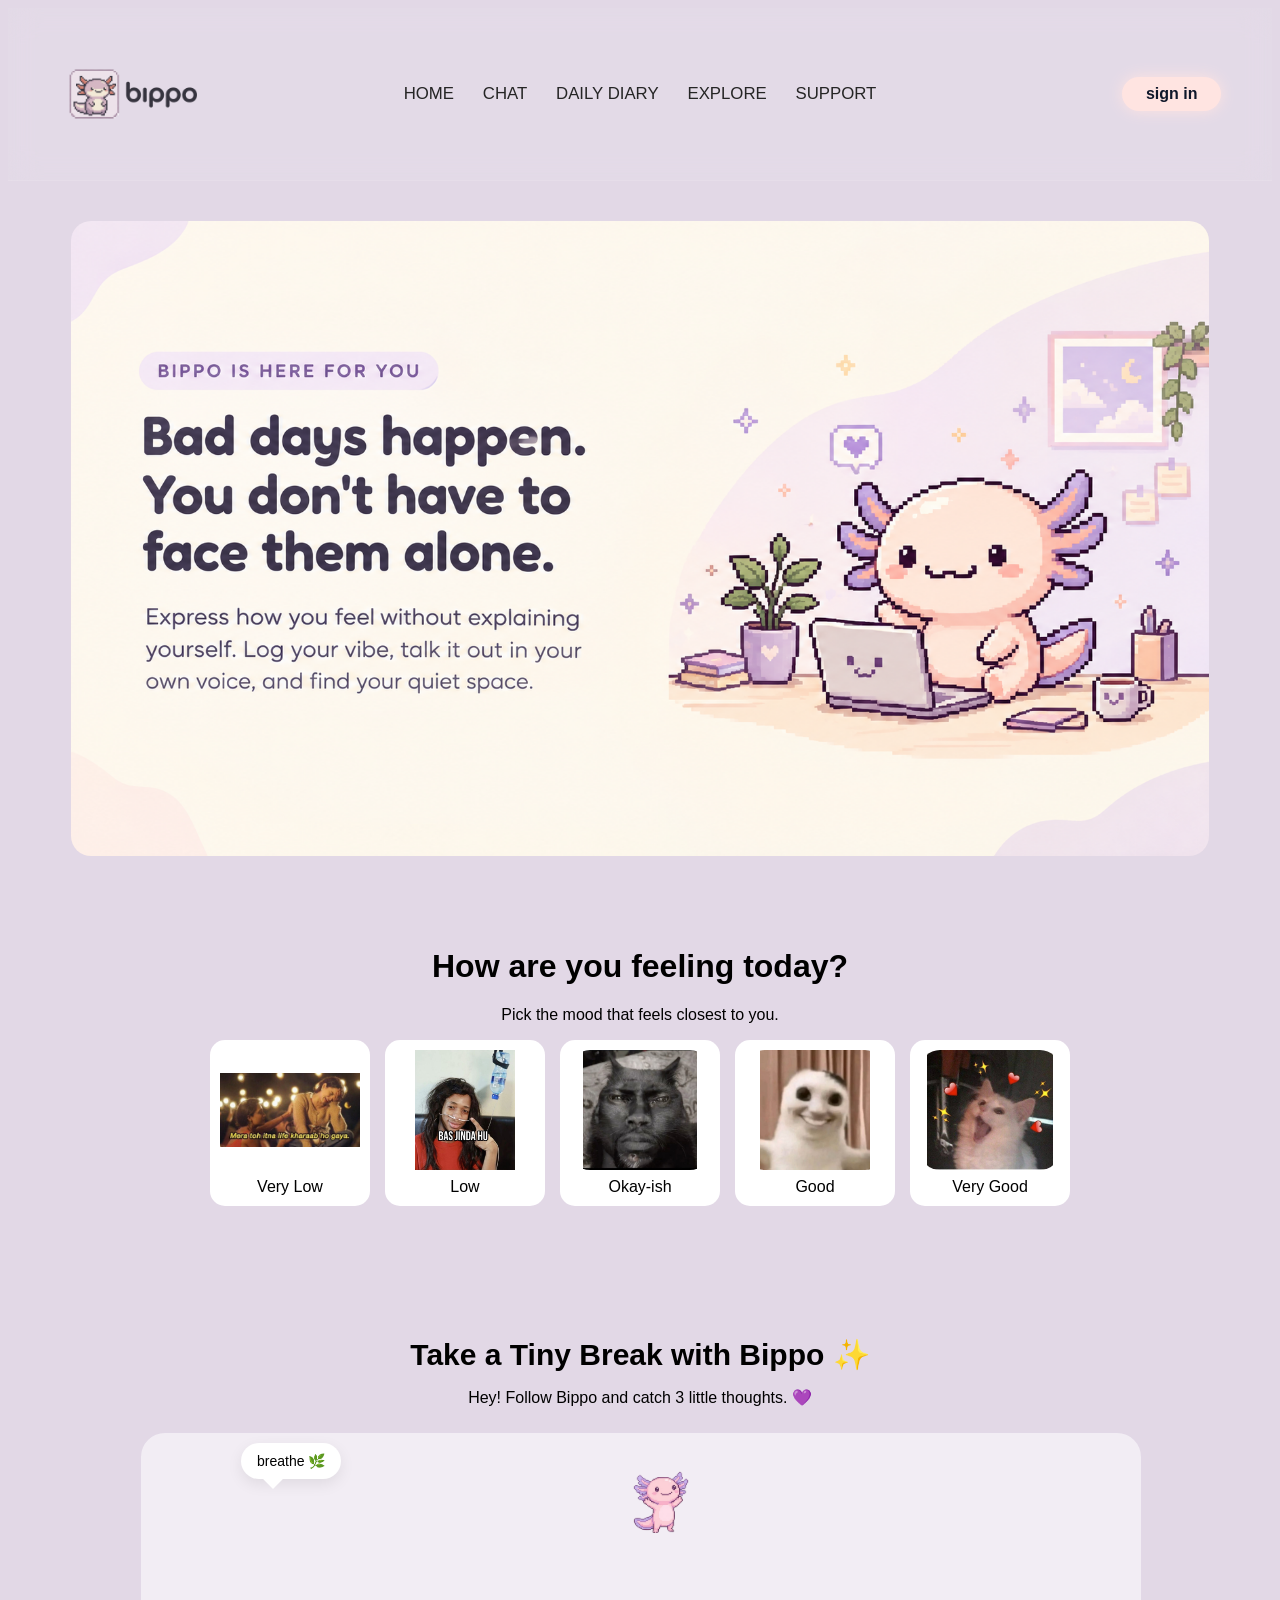
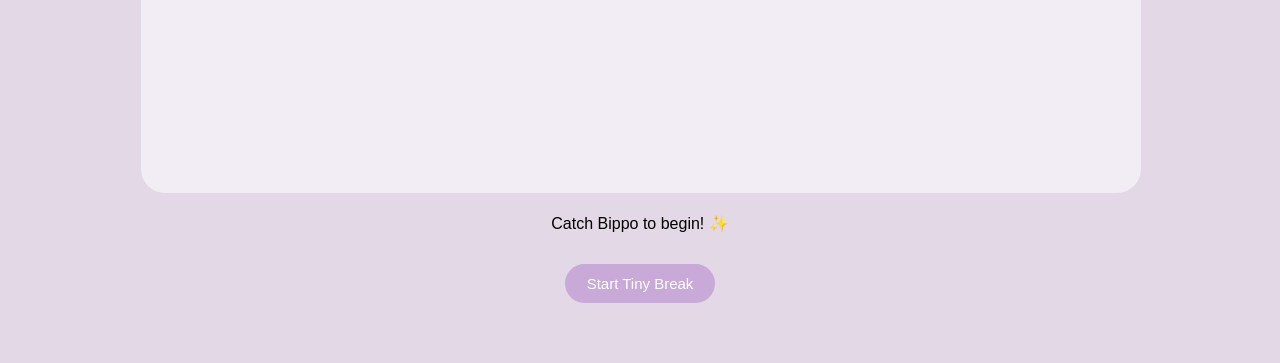
<file: index.html>
<!DOCTYPE html>
<html lang="en">

<head>
    <meta charset="UTF-8">
    <meta name="viewport" content="width=device-width, initial-scale=1.0">

    <title>Bippo-An empathatic AI companion</title>

    <link rel="stylesheet" href="style.css">
    <style>
    .bippo-message {
        opacity: 0;
        visibility: hidden;
        transition: 0.3s ease;
    }

    .bippo-message.show {
        opacity: 1;
        visibility: visible;
    }
</style>
</head>

<body>


<nav class="nav">



        <div class="brand">

    <img src="Firefly_RemoveBackground.png" alt="Bippo logo">
    

    

</div>

<div class="nav-links">
   <a href="index.html">HOME</a>
    <a href="chat.html">CHAT</a>
       <a href="mood-diary.html">DAILY DIARY</a>
          <a href="explore.html">EXPLORE</a>
            <a href="support.html">SUPPORT</a>
            </div>
            <div class="buttons">
                <a href="signup.html">
                <button class="btn">sign in</button>
                </a>

            </div>

        
</nav>





<div class="hero-banner">
    <img src="ChatGPT Image Sep 20, 2026, 07_10_05 AM.png " alt="bippo hero banner"
 </div>
    <main class="bippo-container">

        <h1>How are you feeling today?</h1>

        <p>Pick the mood that feels closest to you.</p>

        <div class="mood-container">

            <button class="mood-card" data-mood="very-low">
                <img src="very low.jpeg" alt="Very low mood">
                <span>Very Low</span>
            </button>

            <button class="mood-card" data-mood="low">
                <img src="low.jpeg" alt="Low mood">
                <span>Low</span>
            </button>

            <button class="mood-card" data-mood="neutral">
                <img src="neutral.jpeg" alt="Neutral mood">
                <span>Okay-ish</span>
            </button>

            <button class="mood-card" data-mood="good">
                <img src="good.jpeg" alt="Good mood">
                <span>Good</span>
            </button>

            <button class="mood-card" data-mood="very-good">
                <img src="very good.jpeg" alt="Very good mood">
                <span>Very Good</span>
            </button>

        </div>

        <div class="bippo-message">
            
            <p id="mood-message">
                Choose a mood and Bippo will be here for you. 💛
            </p>
        </div>

    </main>
    <!-- Tiny Break Game -->
<section class="tiny-break">

    <h2>Take a Tiny Break with Bippo ✨</h2>

    <p class="tiny-break-subtitle">
        Hey! Follow Bippo and catch 3 little thoughts. 💜
    </p>

    <div class="game-area" id="gameArea">

        <!-- Bippo -->
        <img
            src="gamepng.png"
            alt="Bippo"
            id="gameBippo"
            class="game-bippo"
        >

        <!-- Thought bubble -->
        <div id="thoughtBubble" class="thought-bubble">
            breathe 🌿
        </div>

    </div>

    <p id="gameMessage" class="game-message">
        Catch Bippo to begin! ✨
    </p>

    <button id="startGame" class="start-game-btn">
        Start Tiny Break
    </button>

</section>

    <script src="moodscale.js"></script>

</body>

</html>
</file>
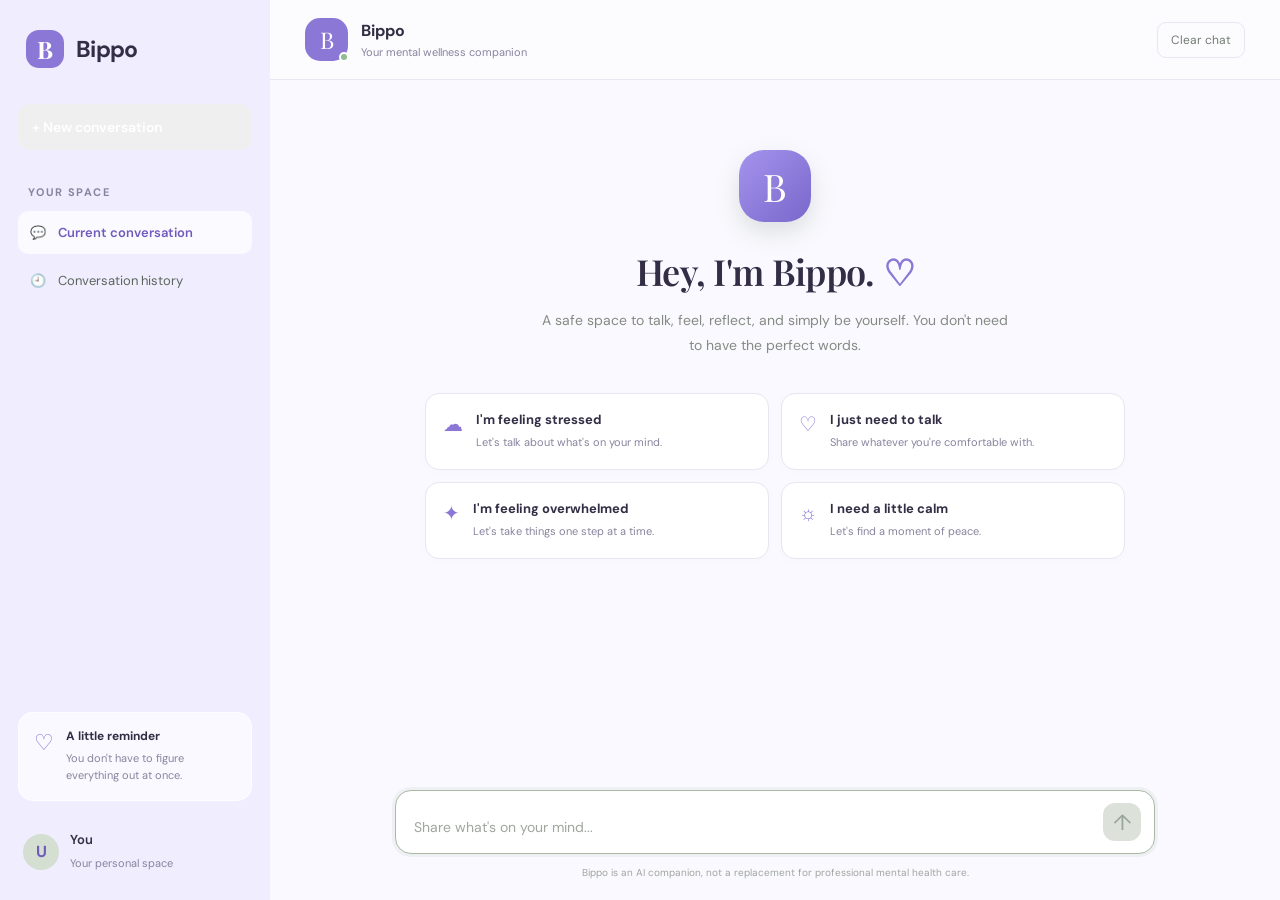
<file: chat.html>
<!DOCTYPE html>
<html lang="en">
<head>
    <meta charset="UTF-8" />
    <meta name="viewport" content="width=device-width, initial-scale=1.0" />
    <title>Bippo - Your Mental Wellness Companion</title>

    <link rel="stylesheet" href="chat.css" />
</head>

<body>

    <div class="app-container">

        <!-- Sidebar -->
        <aside class="sidebar" id="sidebar">

            <div class="sidebar-header">
                <div class="brand">
                    <div class="brand-icon">B</div>
                    <span>Bippo</span>
                </div>

                <button class="new-chat-btn" id="newChatBtn">
                    + New conversation
                </button>
            </div>

            <div class="sidebar-content">
                <p class="sidebar-label">YOUR SPACE</p>

                <div class="sidebar-item active">
                    <span>💬</span>
                    <span>Current conversation</span>
                </div>

                <div class="sidebar-item" id="historyBtn">
                    <span>🕘</span>
                    <span>Conversation history</span>
                </div>
            </div>

            <div class="sidebar-footer">
                <div class="support-card">
                    <div class="support-icon">♡</div>

                    <div>
                        <h4>A little reminder</h4>
                        <p>You don't have to figure everything out at once.</p>
                    </div>
                </div>

                <div class="profile">
                    <div class="profile-avatar">U</div>

                    <div class="profile-info">
                        <p class="profile-name">You</p>
                        <span>Your personal space</span>
                    </div>
                </div>
            </div>

        </aside>


        <!-- Main Chat -->
        <main class="chat-main">

            <!-- Top Navbar -->
            <header class="chat-header">

                <button class="menu-btn" id="menuBtn" aria-label="Toggle sidebar">
                    ☰
                </button>

                <div class="bot-info">
                    <div class="bot-avatar">
                        <span>B</span>
                        <div class="online-dot"></div>
                    </div>

                    <div>
                        <h2>Bippo</h2>
                        <p>Your mental wellness companion</p>
                    </div>
                </div>

                <button class="header-action" id="clearChatBtn">
                    Clear chat
                </button>

            </header>


            <!-- Messages Section -->
            <section class="chat-messages" id="chatMessages">

                <!-- Welcome Screen -->
                <div class="welcome-screen" id="welcomeScreen">

                    <div class="welcome-avatar">
                        <span>B</span>
                    </div>

                    <h1>Hey, I'm Bippo. <span>♡</span></h1>

                    <p class="welcome-description">
                        A safe space to talk, feel, reflect, and simply be yourself.
                        You don't need to have the perfect words.
                    </p>

                    <div class="suggestion-container">

                        <button class="suggestion-card" data-message="I'm feeling stressed lately.">
                            <span class="suggestion-icon">☁</span>
                            <span>
                                <strong>I'm feeling stressed</strong>
                                <small>Let's talk about what's on your mind.</small>
                            </span>
                        </button>

                        <button class="suggestion-card" data-message="I need someone to listen to me.">
                            <span class="suggestion-icon">♡</span>
                            <span>
                                <strong>I just need to talk</strong>
                                <small>Share whatever you're comfortable with.</small>
                            </span>
                        </button>

                        <button class="suggestion-card" data-message="I'm struggling to stay motivated with my studies.">
                            <span class="suggestion-icon">✦</span>
                            <span>
                                <strong>I'm feeling overwhelmed</strong>
                                <small>Let's take things one step at a time.</small>
                            </span>
                        </button>

                        <button class="suggestion-card" data-message="Can you help me calm my mind?">
                            <span class="suggestion-icon">☼</span>
                            <span>
                                <strong>I need a little calm</strong>
                                <small>Let's find a moment of peace.</small>
                            </span>
                        </button>

                    </div>

                </div>


                <!-- Chat messages will appear here -->
                <div class="messages-list" id="messagesList"></div>

            </section>


            <!-- Input Area -->
            <footer class="chat-footer">

                <div class="input-wrapper">

                    <textarea
                        id="messageInput"
                        placeholder="Share what's on your mind..."
                        rows="1"
                        maxlength="4000"
                        aria-label="Write your message"
                    ></textarea>

                    <button
                        id="sendBtn"
                        class="send-btn"
                        aria-label="Send message"
                        disabled
                    >
                        ↑
                    </button>

                </div>

                <p class="disclaimer">
                    Bippo is an AI companion, not a replacement for professional mental health care.
                </p>

            </footer>

        </main>

    </div>

    <script src="chat.js"></script>

</body>
</html>
</file>
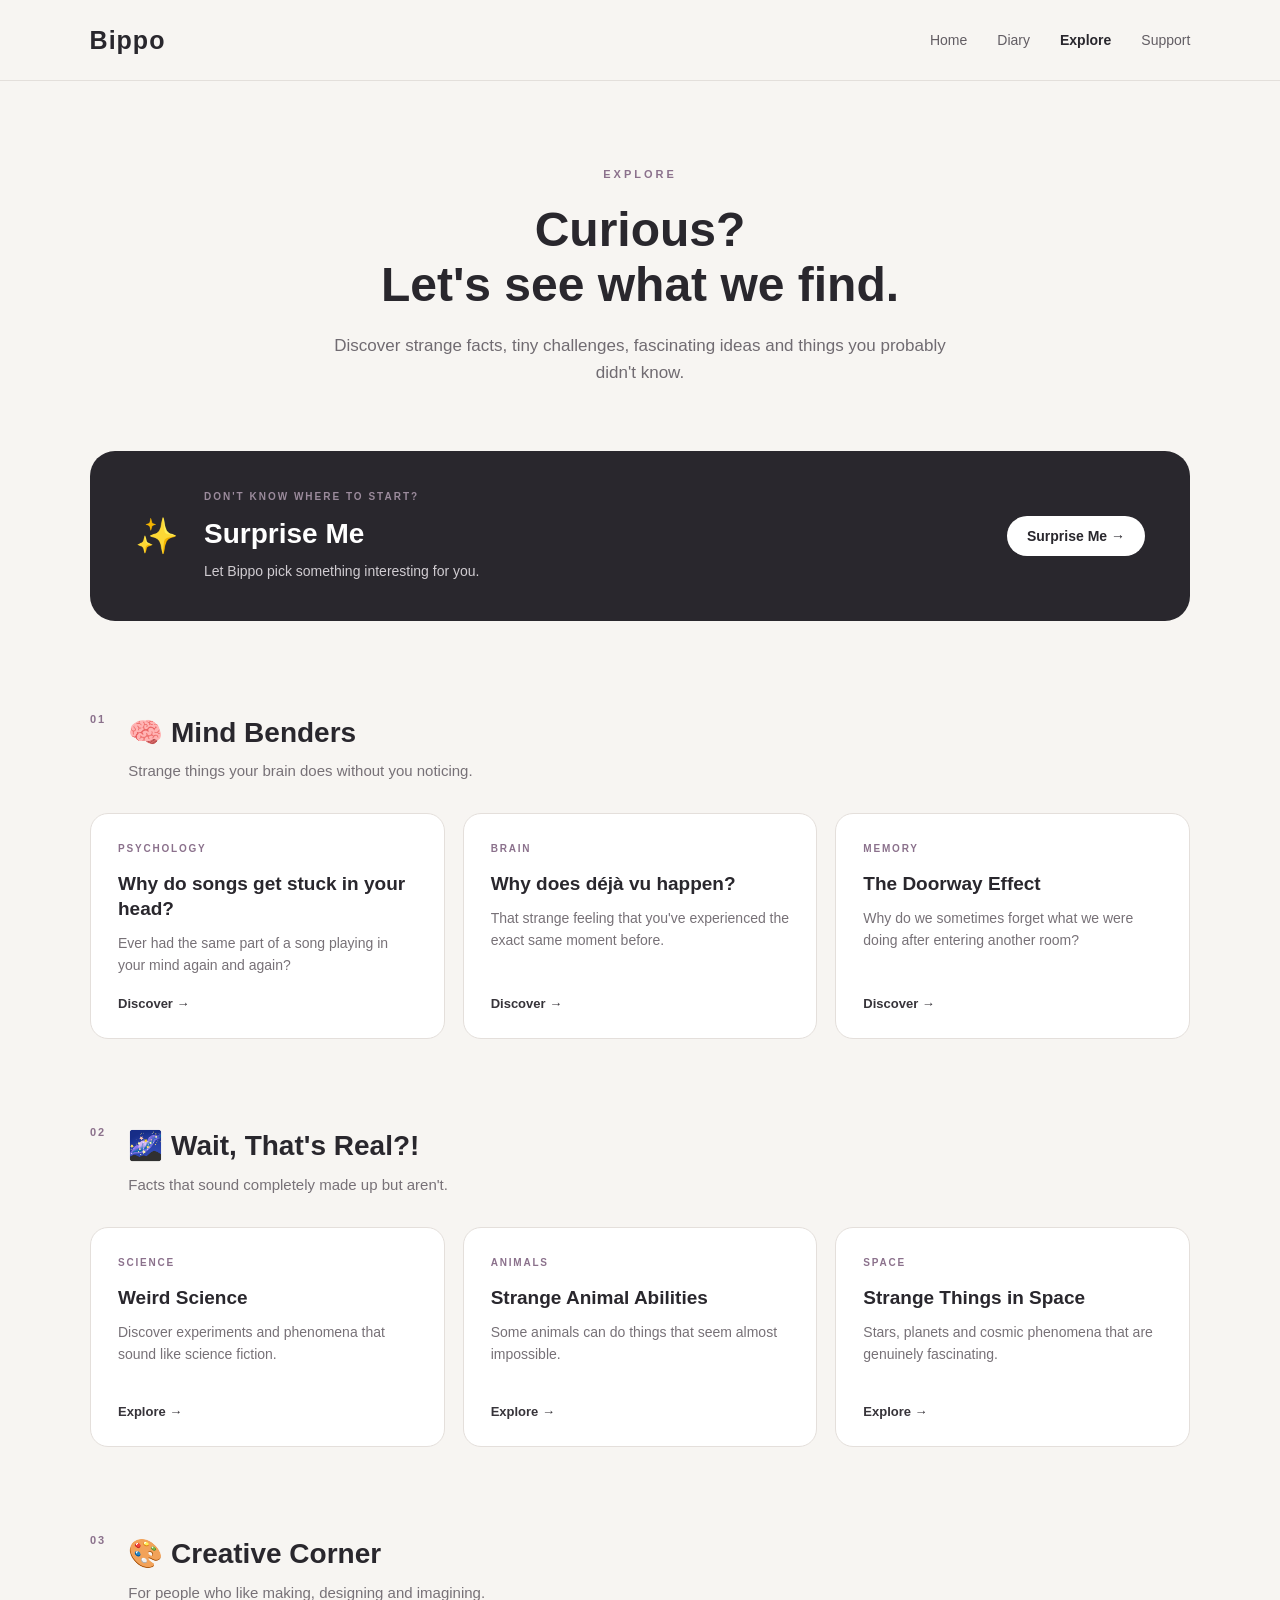
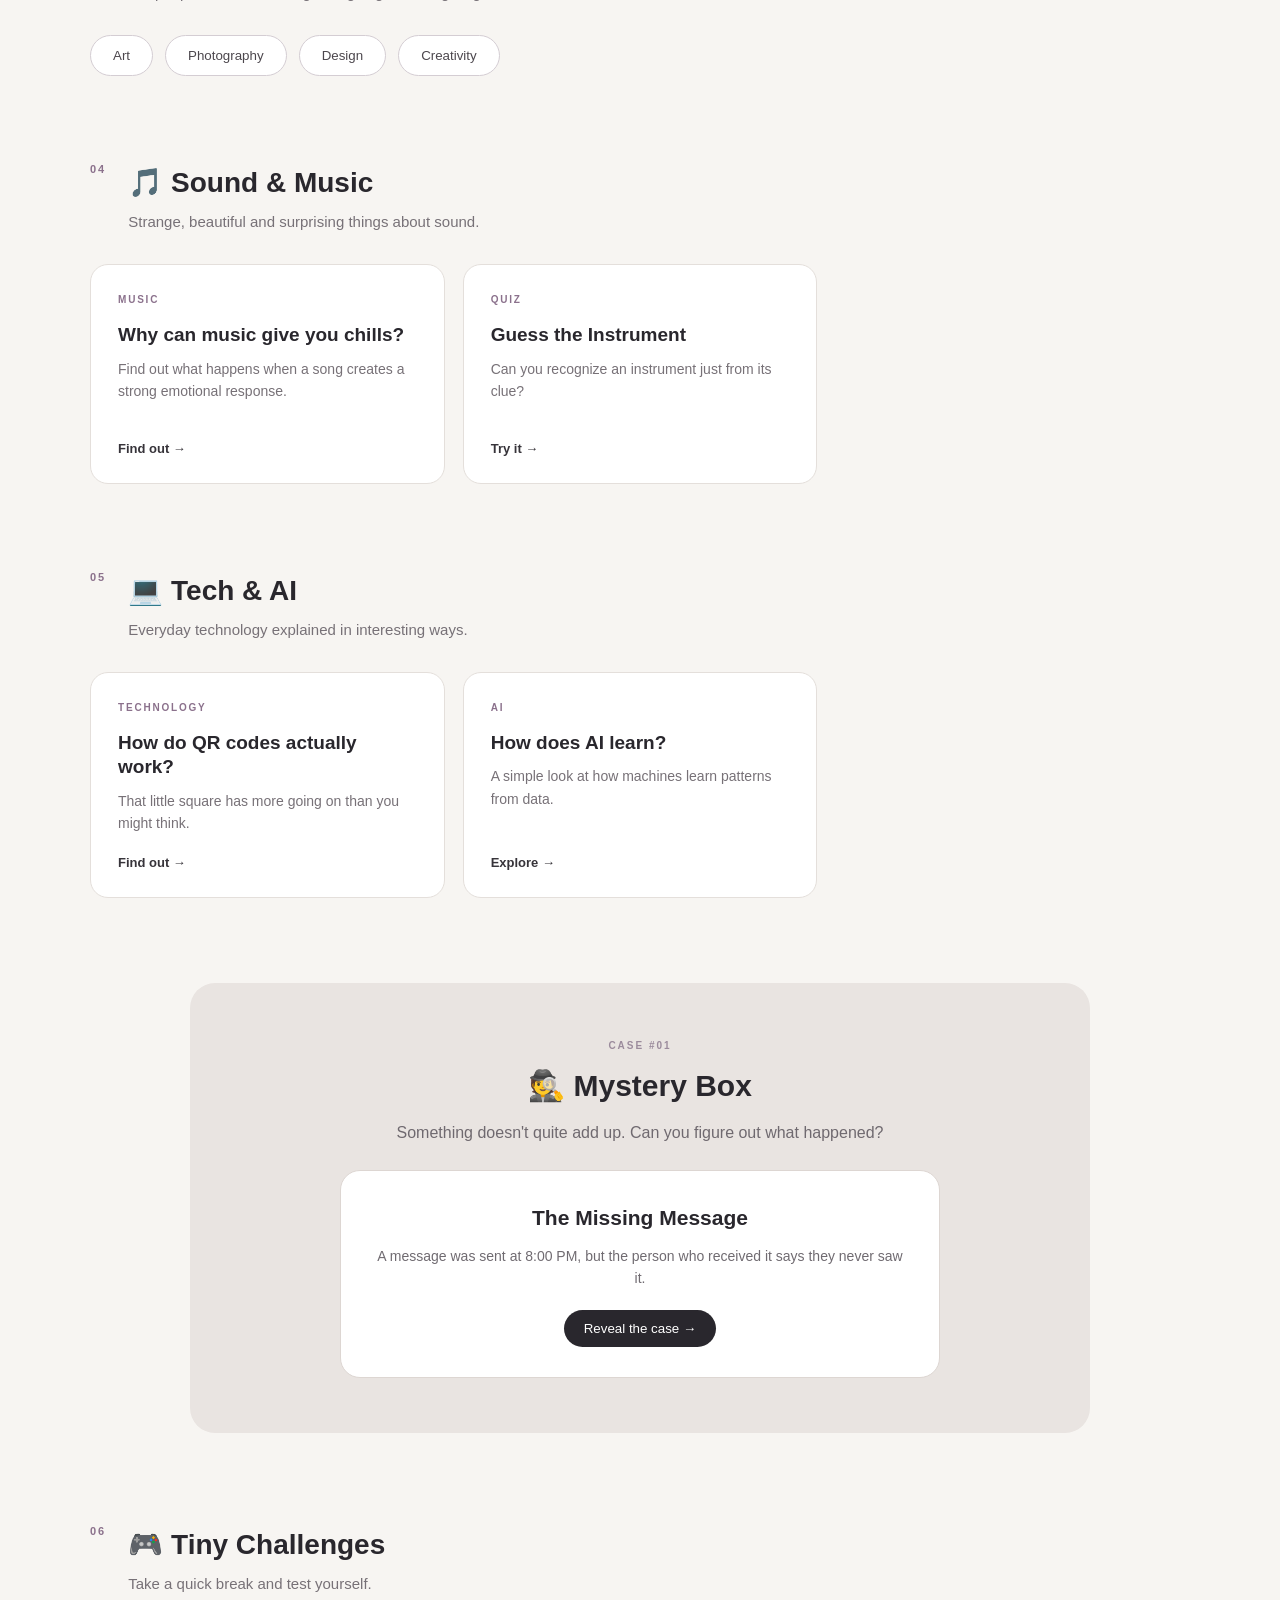
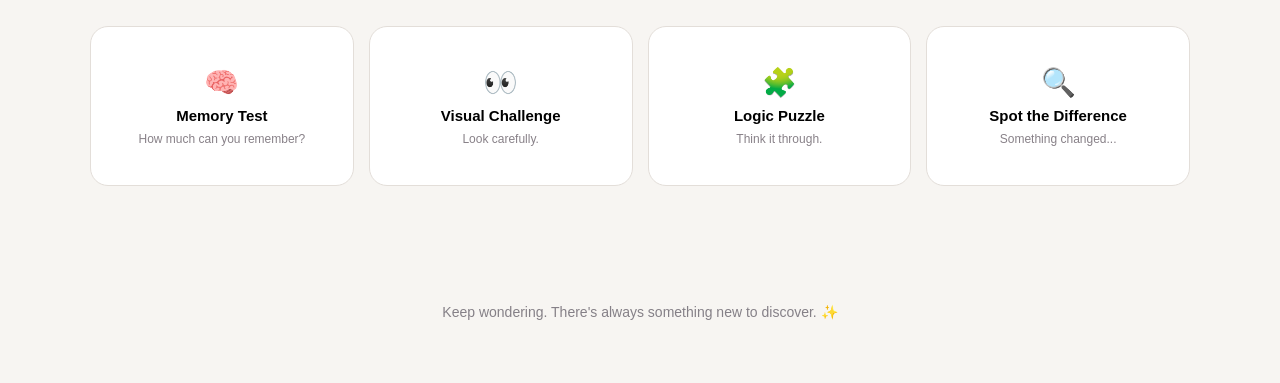
<file: explore.html>
<!DOCTYPE html>
<html lang="en">

<head>

    <meta charset="UTF-8">

    <meta name="viewport"
          content="width=device-width, initial-scale=1.0">

    <title>Explore | Bippo</title>


    <style>

        /* =========================
           GENERAL
        ========================= */

        * {
            margin: 0;
            padding: 0;
            box-sizing: border-box;
        }

        html {
            scroll-behavior: smooth;
        }

        body {
            font-family: Arial, sans-serif;
            background: #f7f5f2;
            color: #29272d;
            line-height: 1.6;
        }


        /* =========================
           NAVBAR
        ========================= */

        .explore-nav {
            width: 100%;
            padding: 20px 7%;

            display: flex;
            justify-content: space-between;
            align-items: center;

            border-bottom: 1px solid #e3dfdb;
        }

        .explore-brand {
            font-size: 25px;
            font-weight: 700;
            letter-spacing: 1px;
        }

        .explore-links {
            display: flex;
            gap: 30px;
        }

        .explore-links a {
            text-decoration: none;
            color: #625d63;
            font-size: 14px;
            transition: 0.2s ease;
        }

        .explore-links a:hover,
        .explore-links a.active {
            color: #29272d;
            font-weight: 600;
        }


        /* =========================
           HEADER
        ========================= */

        .explore-header {
            max-width: 850px;

            margin: 85px auto 65px;

            padding: 0 25px;

            text-align: center;
        }

        .explore-label {
            font-size: 11px;

            letter-spacing: 3px;

            font-weight: 600;

            color: #8b718c;

            margin-bottom: 18px;
        }

        .explore-header h1 {
            font-size: 48px;

            line-height: 1.15;

            font-weight: 600;

            margin-bottom: 20px;
        }

        .explore-header > p:last-child {
            max-width: 620px;

            margin: auto;

            color: #706b71;

            font-size: 17px;
        }


        /* =========================
           SURPRISE ME
        ========================= */

        .surprise-section {
            width: 86%;

            max-width: 1100px;

            margin: 0 auto 90px;
        }

        .surprise-card {
            background: #29272d;

            color: white;

            border-radius: 25px;

            padding: 38px 45px;

            display: flex;

            align-items: center;

            gap: 25px;
        }

        .surprise-icon {
            font-size: 35px;
        }

        .surprise-card > div {
            flex: 1;
        }

        .small-label {
            font-size: 10px;

            letter-spacing: 2px;

            font-weight: 600;

            color: #9b8b9c;

            margin-bottom: 7px;
        }

        .surprise-card h2 {
            font-size: 28px;

            margin-bottom: 3px;
        }

        .surprise-card p:last-child {
            color: #d0ccd1;

            font-size: 14px;
        }

        .surprise-card button {
            border: none;

            background: white;

            color: #29272d;

            padding: 12px 20px;

            border-radius: 25px;

            cursor: pointer;

            font-size: 14px;

            font-weight: 600;

            transition: 0.2s ease;
        }

        .surprise-card button:hover {
            transform: translateY(-2px);
        }

        .surprise-result {
            display: none;

            margin-top: 15px;

            background: white;

            border: 1px solid #e2ddd9;

            border-radius: 16px;

            padding: 20px 25px;

            color: #555158;

            font-size: 15px;
        }

        .surprise-result.show {
            display: block;
        }


        /* =========================
           COMMON SECTION
        ========================= */

        .explore-section {
            width: 86%;

            max-width: 1100px;

            margin: 0 auto 85px;
        }

        .section-title {
            display: flex;

            gap: 22px;

            align-items: flex-start;

            margin-bottom: 30px;
        }

        .section-title > span {
            font-size: 11px;

            letter-spacing: 2px;

            color: #8b718c;

            font-weight: 600;
        }

        .section-title h2 {
            font-size: 28px;

            font-weight: 600;

            margin-bottom: 4px;
        }

        .section-title p {
            color: #777177;

            font-size: 15px;
        }


        /* =========================
           EXPLORE CARDS
        ========================= */

        .explore-grid {
            display: grid;

            grid-template-columns:
                repeat(3, 1fr);

            gap: 18px;
        }

        .explore-card {
            background: white;

            border: 1px solid #e4dfdb;

            border-radius: 18px;

            padding: 27px;

            min-height: 220px;

            display: flex;

            flex-direction: column;

            transition: 0.25s ease;
        }

        .explore-card:hover {
            transform: translateY(-4px);

            border-color: #c9c0c9;
        }

        .card-tag {
            font-size: 10px;

            letter-spacing: 1.8px;

            font-weight: 600;

            color: #8b718c;

            margin-bottom: 15px;
        }

        .explore-card h3 {
            font-size: 19px;

            line-height: 1.3;

            margin-bottom: 10px;
        }

        .explore-card p {
            color: #777177;

            font-size: 14px;

            flex: 1;
        }

        .explore-card button {
            align-self: flex-start;

            margin-top: 20px;

            border: none;

            background: transparent;

            color: #37343a;

            font-size: 13px;

            font-weight: 600;

            cursor: pointer;
        }

        .explore-card button:hover {
            text-decoration: underline;
        }


        /* =========================
           CATEGORY
        ========================= */

        .category-row {
            display: flex;

            flex-wrap: wrap;

            gap: 12px;
        }

        .category-row button {
            padding: 12px 22px;

            border-radius: 25px;

            border: 1px solid #d4cdd3;

            background: white;

            color: #4c474d;

            cursor: pointer;

            transition: 0.2s ease;
        }

        .category-row button:hover {
            background: #29272d;

            color: white;
        }


        /* =========================
           MYSTERY BOX
        ========================= */

        .mystery-section {
            width: 86%;

            max-width: 900px;

            margin: 0 auto 90px;

            padding: 55px;

            text-align: center;

            background: #e9e4e1;

            border-radius: 25px;
        }

        .mystery-section h2 {
            font-size: 30px;

            margin: 8px 0 10px;
        }

        .mystery-section > p:not(.small-label) {
            color: #6f696f;

            margin-bottom: 25px;
        }

        .mystery-card {
            background: white;

            max-width: 600px;

            margin: auto;

            padding: 30px;

            border-radius: 20px;

            border: 1px solid #ddd6d2;
        }

        .mystery-card h3 {
            font-size: 21px;

            margin-bottom: 10px;
        }

        .mystery-card p {
            color: #706b71;

            font-size: 14px;
        }

        .mystery-card button {
            margin-top: 20px;

            padding: 11px 20px;

            border: none;

            border-radius: 22px;

            background: #29272d;

            color: white;

            cursor: pointer;
        }

        .mystery-answer {
            margin-top: 20px;

            display: none;
        }

        .mystery-answer.show {
            display: block;
        }


        /* =========================
           CHALLENGES
        ========================= */

        .challenge-grid {
            display: grid;

            grid-template-columns:
                repeat(4, 1fr);

            gap: 15px;
        }

        .challenge-card {
            background: white;

            border: 1px solid #e3ded9;

            border-radius: 18px;

            padding: 25px 15px;

            min-height: 160px;

            cursor: pointer;

            display: flex;

            flex-direction: column;

            align-items: center;

            justify-content: center;

            gap: 8px;

            transition: 0.25s ease;
        }

        .challenge-card:hover {
            transform: translateY(-4px);

            border-color: #c9c0c9;
        }

        .challenge-card span {
            font-size: 28px;
        }

        .challenge-card strong {
            font-size: 15px;
        }

        .challenge-card small {
            color: #888188;

            font-size: 12px;
        }


        /* =========================
           FOOTER
        ========================= */

        .explore-footer {
            text-align: center;

            padding: 30px 20px 60px;

            color: #858087;

            font-size: 14px;
        }


        /* =========================
           POPUP
        ========================= */

        .popup {
            position: fixed;

            inset: 0;

            background: rgba(20, 19, 22, 0.55);

            display: none;

            align-items: center;

            justify-content: center;

            z-index: 100;
        }

        .popup.show {
            display: flex;
        }

        .popup-box {
            width: 90%;

            max-width: 500px;

            background: white;

            border-radius: 22px;

            padding: 35px;

            text-align: center;
        }

        .popup-box h3 {
            font-size: 24px;

            margin-bottom: 12px;
        }

        .popup-box p {
            color: #706b71;

            font-size: 14px;

            margin-bottom: 22px;
        }

        .popup-box button {
            border: none;

            background: #29272d;

            color: white;

            padding: 11px 22px;

            border-radius: 22px;

            cursor: pointer;
        }


        /* =========================
           MOBILE
        ========================= */

        @media (max-width: 750px) {

            .explore-nav {
                padding: 18px 5%;
            }

            .explore-links {
                gap: 14px;
            }

            .explore-header h1 {
                font-size: 37px;
            }

            .surprise-card {
                flex-direction: column;

                align-items: flex-start;

                padding: 30px;
            }

            .explore-grid {
                grid-template-columns: 1fr;
            }

            .challenge-grid {
                grid-template-columns: 1fr 1fr;
            }

            .mystery-section {
                padding: 35px 20px;
            }

        }


        @media (max-width: 480px) {

            .explore-links a {
                font-size: 12px;
            }

            .challenge-grid {
                grid-template-columns: 1fr;
            }

            .explore-header h1 {
                font-size: 32px;
            }

        }

    </style>

</head>


<body>


    <!-- =========================
         NAVBAR
    ========================== -->

    <nav class="explore-nav">

        <div class="explore-brand">
            Bippo
        </div>

        <div class="explore-links">

            <a href="index.html">
                Home
            </a>

            <a href="diary.html">
                Diary
            </a>

            <a href="explore.html"
               class="active">
                Explore
            </a>

            <a href="support.html">
                Support
            </a>

        </div>

    </nav>



    <!-- =========================
         HEADER
    ========================== -->

    <header class="explore-header">

        <p class="explore-label">
            EXPLORE
        </p>

        <h1>
            Curious?
            <br>
            Let's see what we find.
        </h1>

        <p>
            Discover strange facts, tiny challenges,
            fascinating ideas and things you probably
            didn't know.
        </p>

    </header>



    <!-- =========================
         SURPRISE ME
    ========================== -->

    <section class="surprise-section">

        <div class="surprise-card">

            <span class="surprise-icon">
                ✨
            </span>

            <div>

                <p class="small-label">
                    DON'T KNOW WHERE TO START?
                </p>

                <h2>
                    Surprise Me
                </h2>

                <p>
                    Let Bippo pick something interesting
                    for you.
                </p>

            </div>

            <button id="surpriseButton">
                Surprise Me →
            </button>

        </div>


        <div id="surpriseResult"
             class="surprise-result">
        </div>

    </section>



    <!-- =========================
         MIND BENDERS
    ========================== -->

    <section class="explore-section">

        <div class="section-title">

            <span>01</span>

            <div>

                <h2>
                    🧠 Mind Benders
                </h2>

                <p>
                    Strange things your brain does
                    without you noticing.
                </p>

            </div>

        </div>


        <div class="explore-grid">


            <article class="explore-card">

                <span class="card-tag">
                    PSYCHOLOGY
                </span>

                <h3>
                    Why do songs get stuck
                    in your head?
                </h3>

                <p>
                    Ever had the same part of a song
                    playing in your mind again and again?
                </p>

                <button
                    onclick="showInfo(
                    'Why songs get stuck',
                    'A repeated musical phrase can become an involuntary mental loop. This is commonly called an earworm.'
                    )">

                    Discover →

                </button>

            </article>


            <article class="explore-card">

                <span class="card-tag">
                    BRAIN
                </span>

                <h3>
                    Why does déjà vu happen?
                </h3>

                <p>
                    That strange feeling that you've
                    experienced the exact same moment before.
                </p>

                <button
                    onclick="showInfo(
                    'Déjà vu',
                    'Déjà vu is the feeling that a current situation has happened before. Researchers have proposed several explanations for this unusual memory experience.'
                    )">

                    Discover →

                </button>

            </article>


            <article class="explore-card">

                <span class="card-tag">
                    MEMORY
                </span>

                <h3>
                    The Doorway Effect
                </h3>

                <p>
                    Why do we sometimes forget what we
                    were doing after entering another room?
                </p>

                <button
                    onclick="showInfo(
                    'The Doorway Effect',
                    'Changing locations can sometimes affect how we retrieve information from working memory. The effect is interesting, but research suggests it depends on the situation.'
                    )">

                    Discover →

                </button>

            </article>

        </div>

    </section>



    <!-- =========================
         WAIT THAT'S REAL
    ========================== -->

    <section class="explore-section">

        <div class="section-title">

            <span>02</span>

            <div>

                <h2>
                    🌌 Wait, That's Real?!
                </h2>

                <p>
                    Facts that sound completely made up
                    but aren't.
                </p>

            </div>

        </div>


        <div class="explore-grid">


            <article class="explore-card">

                <span class="card-tag">
                    SCIENCE
                </span>

                <h3>
                    Weird Science
                </h3>

                <p>
                    Discover experiments and phenomena
                    that sound like science fiction.
                </p>

                <button
                    onclick="showInfo(
                    'Weird Science',
                    'Science is full of surprising phenomena. From unusual materials to strange physical effects, many real discoveries sound fictional at first.'
                    )">

                    Explore →

                </button>

            </article>


            <article class="explore-card">

                <span class="card-tag">
                    ANIMALS
                </span>

                <h3>
                    Strange Animal Abilities
                </h3>

                <p>
                    Some animals can do things that
                    seem almost impossible.
                </p>

                <button
                    onclick="showInfo(
                    'Animal Abilities',
                    'Different animals have evolved remarkable abilities such as navigating using Earth’s magnetic field, regenerating body parts, or detecting forms of light humans cannot see.'
                    )">

                    Explore →

                </button>

            </article>


            <article class="explore-card">

                <span class="card-tag">
                    SPACE
                </span>

                <h3>
                    Strange Things in Space
                </h3>

                <p>
                    Stars, planets and cosmic phenomena
                    that are genuinely fascinating.
                </p>

                <button
                    onclick="showInfo(
                    'Space',
                    'Space contains phenomena such as neutron stars, black holes, pulsars and enormous stellar explosions.'
                    )">

                    Explore →

                </button>

            </article>

        </div>

    </section>



    <!-- =========================
         CREATIVE CORNER
    ========================== -->

    <section class="explore-section">

        <div class="section-title">

            <span>03</span>

            <div>

                <h2>
                    🎨 Creative Corner
                </h2>

                <p>
                    For people who like making,
                    designing and imagining.
                </p>

            </div>

        </div>


        <div class="category-row">

            <button onclick="showInfo(
                'Art',
                'Explore unusual art movements, famous techniques and the stories behind memorable artworks.'
            )">
                Art
            </button>

            <button onclick="showInfo(
                'Photography',
                'Discover composition tricks, unusual photography techniques and the science behind interesting photographs.'
            )">
                Photography
            </button>

            <button onclick="showInfo(
                'Design',
                'Learn how colour, spacing, typography and visual hierarchy influence the way we understand a design.'
            )">
                Design
            </button>

            <button onclick="showInfo(
                'Creativity',
                'Creative thinking often involves connecting ideas that do not initially seem related.'
            )">
                Creativity
            </button>

        </div>

    </section>



    <!-- =========================
         SOUND & MUSIC
    ========================== -->

    <section class="explore-section">

        <div class="section-title">

            <span>04</span>

            <div>

                <h2>
                    🎵 Sound & Music
                </h2>

                <p>
                    Strange, beautiful and surprising
                    things about sound.
                </p>

            </div>

        </div>


        <div class="explore-grid">


            <article class="explore-card">

                <span class="card-tag">
                    MUSIC
                </span>

                <h3>
                    Why can music give you chills?
                </h3>

                <p>
                    Find out what happens when a song
                    creates a strong emotional response.
                </p>

                <button
                    onclick="showInfo(
                    'Music and chills',
                    'Powerful musical moments can activate reward and emotion-related systems in the brain. The exact experience varies from person to person.'
                    )">

                    Find out →

                </button>

            </article>


            <article class="explore-card">

                <span class="card-tag">
                    QUIZ
                </span>

                <h3>
                    Guess the Instrument
                </h3>

                <p>
                    Can you recognize an instrument
                    just from its clue?
                </p>

                <button
                    onclick="musicQuiz()">

                    Try it →

                </button>

            </article>

        </div>

    </section>



    <!-- =========================
         TECH & AI
    ========================== -->

    <section class="explore-section">

        <div class="section-title">

            <span>05</span>

            <div>

                <h2>
                    💻 Tech & AI
                </h2>

                <p>
                    Everyday technology explained
                    in interesting ways.
                </p>

            </div>

        </div>


        <div class="explore-grid">


            <article class="explore-card">

                <span class="card-tag">
                    TECHNOLOGY
                </span>

                <h3>
                    How do QR codes actually work?
                </h3>

                <p>
                    That little square has more going on
                    than you might think.
                </p>

                <button
                    onclick="showInfo(
                    'QR Codes',
                    'QR codes store information using patterns of dark and light modules. Error-correction techniques allow many QR codes to remain readable even when part of the code is damaged.'
                    )">

                    Find out →

                </button>

            </article>


            <article class="explore-card">

                <span class="card-tag">
                    AI
                </span>

                <h3>
                    How does AI learn?
                </h3>

                <p>
                    A simple look at how machines
                    learn patterns from data.
                </p>

                <button
                    onclick="showInfo(
                    'How AI learns',
                    'Many AI systems learn patterns from examples. During training, the system adjusts internal parameters to reduce errors on the training task.'
                    )">

                    Explore →

                </button>

            </article>

        </div>

    </section>



    <!-- =========================
         MYSTERY BOX
    ========================== -->

    <section class="mystery-section">

        <p class="small-label">
            CASE #01
        </p>

        <h2>
            🕵️ Mystery Box
        </h2>

        <p>
            Something doesn't quite add up.
            Can you figure out what happened?
        </p>


        <div class="mystery-card">

            <h3>
                The Missing Message
            </h3>

            <p>
                A message was sent at 8:00 PM,
                but the person who received it says
                they never saw it.

            </p>


            <button
                id="mysteryButton"
                onclick="revealMystery()">

                Reveal the case →

            </button>


            <p
                id="mysteryAnswer"
                class="mystery-answer">
            </p>

        </div>

    </section>



    <!-- =========================
         TINY CHALLENGES
    ========================== -->

    <section class="explore-section challenges">

        <div class="section-title">

            <span>06</span>

            <div>

                <h2>
                    🎮 Tiny Challenges
                </h2>

                <p>
                    Take a quick break and test yourself.
                </p>

            </div>

        </div>


        <div class="challenge-grid">


            <button
                class="challenge-card"
                onclick="memoryGame()">

                <span>🧠</span>

                <strong>
                    Memory Test
                </strong>

                <small>
                    How much can you remember?
                </small>

            </button>


            <button
                class="challenge-card"
                onclick="visualChallenge()">

                <span>👀</span>

                <strong>
                    Visual Challenge
                </strong>

                <small>
                    Look carefully.
                </small>

            </button>


            <button
                class="challenge-card"
                onclick="logicPuzzle()">

                <span>🧩</span>

                <strong>
                    Logic Puzzle
                </strong>

                <small>
                    Think it through.
                </small>

            </button>


            <button
                class="challenge-card"
                onclick="differenceGame()">

                <span>🔍</span>

                <strong>
                    Spot the Difference
                </strong>

                <small>
                    Something changed...
                </small>

            </button>


        </div>

    </section>



    <!-- =========================
         POPUP
    ========================== -->

    <div
        id="popup"
        class="popup">

        <div class="popup-box">

            <h3 id="popupTitle">
                Bippo
            </h3>

            <p id="popupText">
            </p>

            <button onclick="closePopup()">
                Got it
            </button>

        </div>

    </div>



    <!-- =========================
         FOOTER
    ========================== -->

    <footer class="explore-footer">

        <p>
            Keep wondering.
            There's always something new to discover. ✨
        </p>

    </footer>



    <!-- =========================
         JAVASCRIPT
    ========================== -->

    <script>


        /* =========================
           POPUP SYSTEM
        ========================= */

        function showInfo(title, text) {

            document.getElementById(
                "popupTitle"
            ).textContent = title;


            document.getElementById(
                "popupText"
            ).textContent = text;


            document.getElementById(
                "popup"
            ).classList.add("show");

        }


        function closePopup() {

            document.getElementById(
                "popup"
            ).classList.remove("show");

        }



        /* =========================
           SURPRISE ME
        ========================= */

        const surprises = [

            {
                title: "🧠 Brain Fact",

                text:
                "Your brain constantly makes predictions about what it expects to happen next."
            },

            {
                title: "🌌 Space Fact",

                text:
                "When you look at distant objects in space, you are seeing light that travelled for a very long time before reaching you."
            },

            {
                title: "🎵 Music Fact",

                text:
                "Music can become strongly associated with autobiographical memories, which is one reason a familiar song can remind you of a particular time or place."
            },

            {
                title: "💻 Tech Fact",

                text:
                "QR codes use error correction, allowing them to remain readable even when some of their pattern is damaged."
            },

            {
                title: "🦋 Animal Fact",

                text:
                "Some animals can detect wavelengths of light that humans cannot see."
            },

            {
                title: "☁️ Science Fact",

                text:
                "Clouds may look weightless, but a large cloud can contain a surprisingly large amount of water."
            },

            {
                title: "🧩 Brain Quirk",

                text:
                "Your brain can sometimes fill in missing information without you consciously noticing the gaps."
            }

        ];


        document
            .getElementById("surpriseButton")
            .addEventListener(
                "click",
                function() {

                    const randomIndex =
                        Math.floor(
                            Math.random() *
                            surprises.length
                        );


                    const selected =
                        surprises[randomIndex];


                    document.getElementById(
                        "surpriseResult"
                    ).innerHTML =
                        "<strong>" +
                        selected.title +
                        "</strong><br><br>" +
                        selected.text;


                    document.getElementById(
                        "surpriseResult"
                    ).classList.add("show");

                }
            );



        /* =========================
           MYSTERY BOX
        ========================= */

        function revealMystery() {

            const answer =
                document.getElementById(
                    "mysteryAnswer"
                );


            answer.textContent =
                "The clue is that receiving a message and noticing it are not necessarily the same thing. A notification could have been missed, the device could have been offline, or the message could have appeared on another logged-in device.";

            answer.classList.add("show");


            document.getElementById(
                "mysteryButton"
            ).textContent =
                "Case revealed ✓";

        }



        /* =========================
           MUSIC QUIZ
        ========================= */

        function musicQuiz() {

            const answer =
                prompt(
                    "🎵 Guess the instrument!\n\nIt has strings and is commonly played with a bow.\n\nA) Flute\nB) Violin\nC) Trumpet"
                );


            if (
                answer &&
                answer.toLowerCase() === "b"
            ) {

                showInfo(
                    "Correct! 🎉",
                    "A violin is a string instrument commonly played with a bow."
                );

            }

            else {

                showInfo(
                    "Not quite! 🎵",
                    "The answer is B — Violin."
                );

            }

        }



        /* =========================
           MEMORY GAME
        ========================= */

        function memoryGame() {

            showInfo(
                "🧠 Memory Test",
                "Memorize these numbers for 5 seconds: 4 — 8 — 2 — 9 — 6. Now look away and try to recall them!"
            );


            setTimeout(
                function() {

                    showInfo(
                        "Memory Test",
                        "How many numbers could you remember? Try again and see if you can improve your recall."
                    );

                },
                5000
            );

        }



        /* =========================
           VISUAL CHALLENGE
        ========================= */

        function visualChallenge() {

            showInfo(
                "👀 Visual Challenge",
                "Look at this sequence carefully: ▲ ▲ ● ▲ ▲. Which symbol is different? Answer: the third symbol — ●."
            );

        }



        /* =========================
           LOGIC PUZZLE
        ========================= */

        function logicPuzzle() {

            const answer =
                prompt(
                    "🧩 Logic Puzzle\n\nA farmer has 3 apples and gives one apple to each of 3 children. How many apples does the farmer have left?"
                );


            if (
                answer &&
                answer.trim() === "0"
            ) {

                showInfo(
                    "Correct! 🎉",
                    "The farmer gave away all 3 apples, so 0 remain."
                );

            }

            else {

                showInfo(
                    "Think again! 🧩",
                    "The answer is 0 because all three apples were given away."
                );

            }

        }



        /* =========================
           DIFFERENCE GAME
        ========================= */

        function differenceGame() {

            showInfo(
                "🔍 Spot the Difference",
                "Look carefully: ★ ★ ★ ☆ ★\n\nOne symbol is different. Did you spot the fourth one?"
            );

        }

    </script>


</body>

</html>
</file>
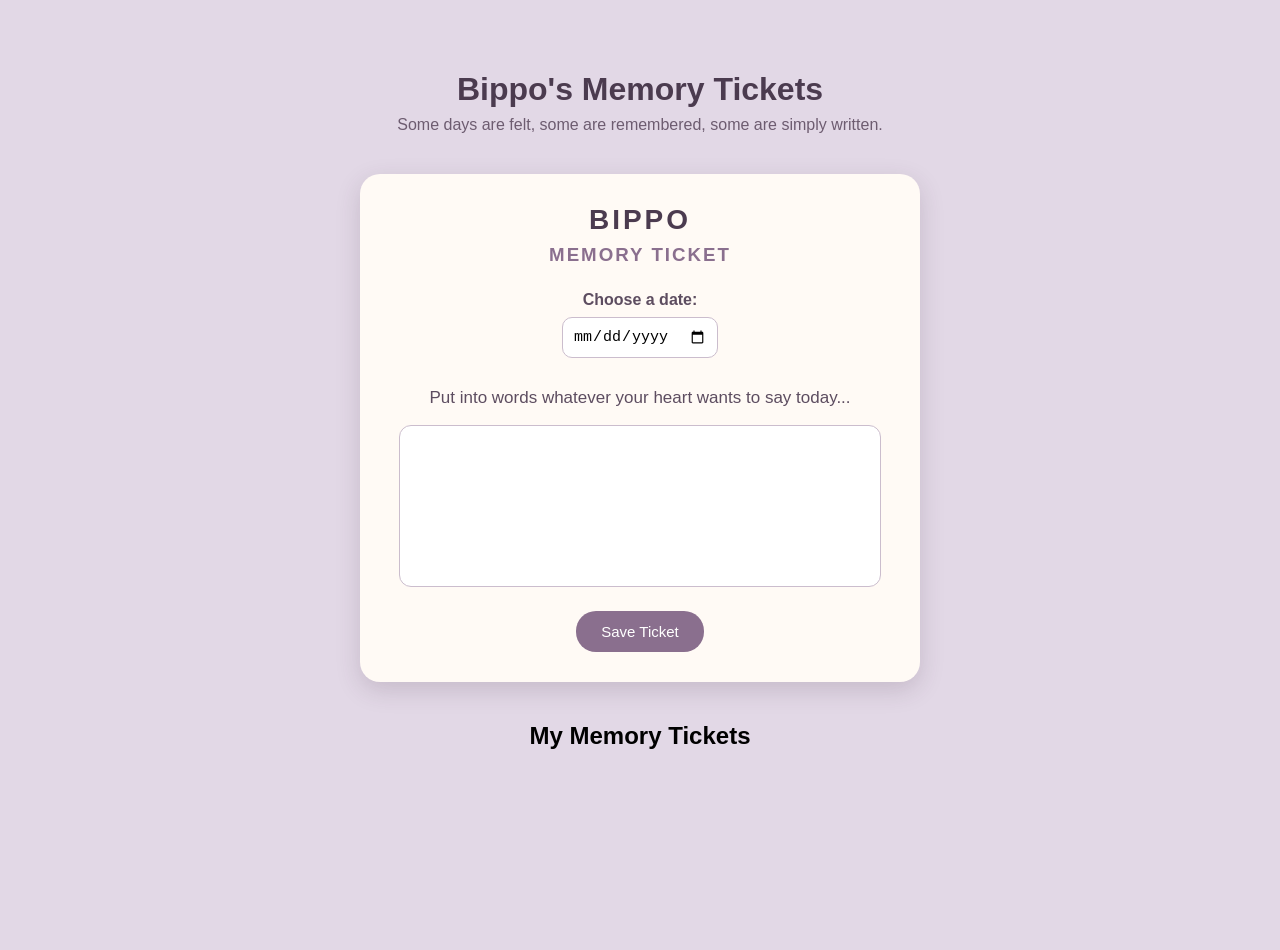
<file: mood-diary.html>
<!DOCTYPE html>
<html lang="en">

<head>
    <meta charset="UTF-8">
    <meta name="viewport" content="width=device-width, initial-scale=1.0">

    <title>Bippo's Memory Tickets</title>

    <link rel="stylesheet" href="diary.css">
</head>

<body>

    <h1>Bippo's Memory Tickets</h1>

    <p class="subtitle">
        Some days are felt, some are remembered, some are simply written.
    </p>


    <!-- New Memory Ticket -->

    <div class="ticket">

        <h2>BIPPO</h2>
        <h3>MEMORY TICKET</h3>

        <div class="line"></div>


        <label for="date">Choose a date:</label>

        <input type="date" id="date">


        <p class="memory-question">
        Put into words whatever your heart wants to say today...
        </p>


        <textarea
            id="memory"
            placeholder="Write something you want to remember...">
        </textarea>


        <br>


        <button id="saveTicket">
            Save Ticket
        </button>

    </div>


    <!-- Saved Memory Tickets -->

    <h2 class="saved-title">
        My Memory Tickets
    </h2>

    <div id="savedTickets"></div>


    <!-- JavaScript -->

    <script src="diary.js"></script>

</body>

</html>
</file>
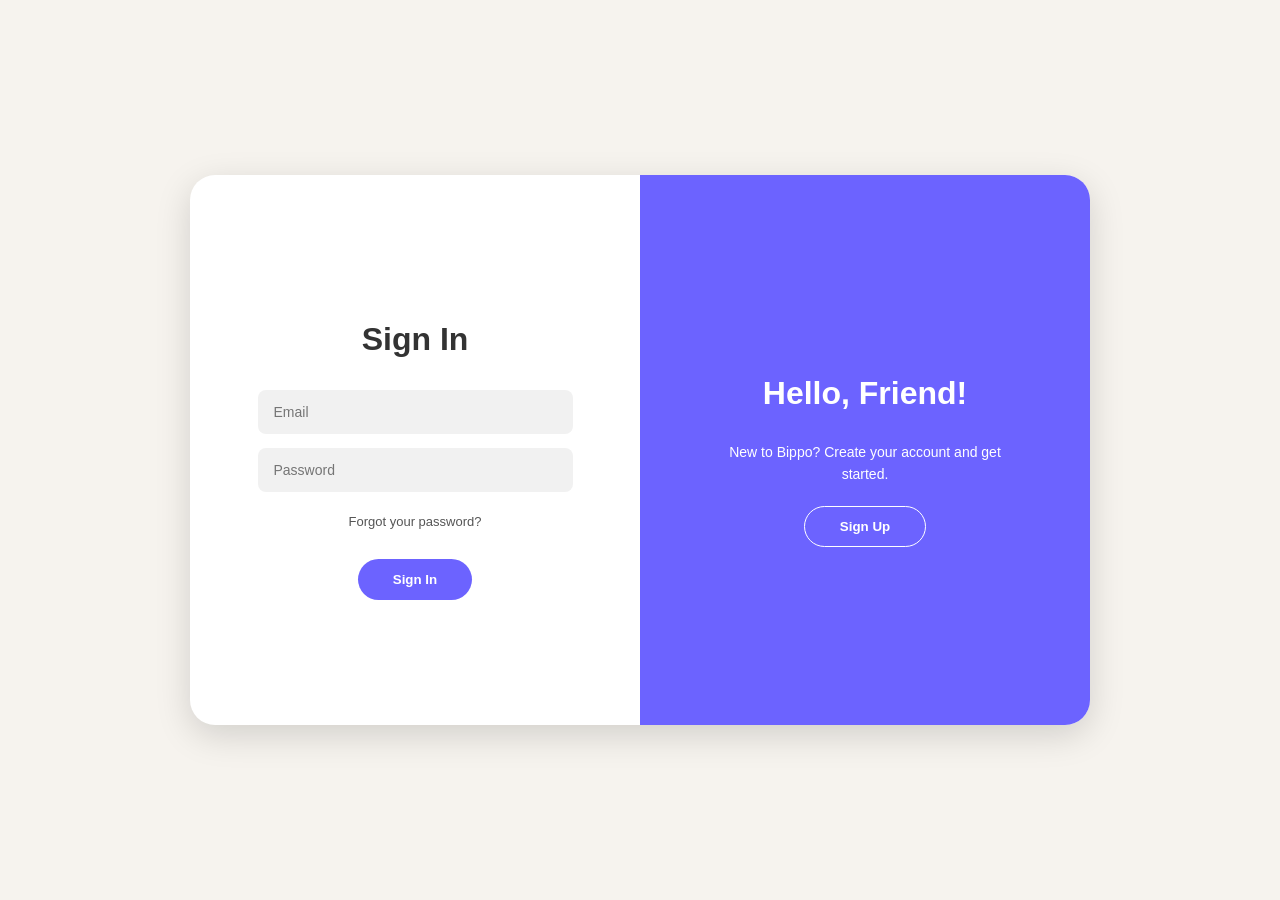
<file: signup.html>
<!DOCTYPE html>
<html lang="en">

<head>
    <meta charset="UTF-8">
    <meta name="viewport" content="width=device-width, initial-scale=1.0">

    <title>Bippo - Login</title>

    <!-- CSS -->
    <link rel="stylesheet" href="signin.css">
</head>


<body>

    <div class="container">


        <!-- SIGN UP FORM -->
        <div class="form-container sign-up-container">

            <form>

                <h1>Create Account</h1>

                <input type="text" placeholder="Name">

                <input type="email" placeholder="Email">

                <input type="password" placeholder="Password">

                <button type="submit">
                    Sign Up
                </button>

            </form>

        </div>



        <!-- SIGN IN FORM -->
        <div class="form-container sign-in-container">

            <form>

                <h1>Sign In</h1>

                <input type="email" placeholder="Email">

                <input type="password" placeholder="Password">

                <a href="#">
                    Forgot your password?
                </a>

                <button type="submit">
                    Sign In
                </button>

            </form>

        </div>



        <!-- SLIDING PANEL -->
        <div class="overlay-container">

            <div class="overlay">


                <!-- LEFT SIDE -->

                <div class="overlay-panel overlay-left">

                    <h1>
                        Welcome Back!
                    </h1>

                    <p>
                        Already have an account?
                        Sign in to continue with Bippo.
                    </p>

                    <button class="ghost" id="signIn">
                        Sign In
                    </button>

                </div>



                <!-- RIGHT SIDE -->

                <div class="overlay-panel overlay-right">

                    <h1>
                        Hello, Friend!
                    </h1>

                    <p>
                        New to Bippo?
                        Create your account and get started.
                    </p>

                    <button class="ghost" id="signUp">
                        Sign Up
                    </button>

                </div>


            </div>

        </div>


    </div>


    <!-- JavaScript -->
    <script src="script.js"></script>

</body>

</html>
</file>
<file: style.css>
body {

    font-family: Arial, sans-serif;
 background-color: #e2d8e6;
    text-align: center;
}
/*index.html*/

.bippo-container {
    max-width: 1000px;
    margin: 50px auto;
    padding: 20px;
}

.mood-container {
    display: flex;
    gap: 15px;
    justify-content: center;
    flex-wrap: wrap;
}

.mood-card {
    width: 160px;
    padding: 10px;
    border: none;
    border-radius: 15px;
    background-color: white;
    cursor: pointer;
}

.mood-card img {
    width: 100%;
    height: 120px;
    object-fit: contain;
    border-radius: 10px;
}

.mood-card span {
    display: block;
    margin-top: 8px;
    font-size: 16px;
}


.hero-banner{
      width: 90%;
    max-width: 1200px;
    margin: 40px auto;
}

.hero-banner img{
      width: 100%;
    display: block;
    border-radius: 20px;
}
/* NAVBAR */
.nav {
    width: 100%;
    box-sizing: border-box;
    padding: 0.7rem 4%;
    background: rgba(255,255,255,0.05);
    border-bottom: 1px solid rgba(255,255,255,0.1);
    backdrop-filter: blur(15px);

    display: grid;
    grid-template-columns: 1fr auto 1fr;
    align-items: center;

    margin-bottom: 2rem;
    position: relative;
}

/* LOGO */
.brand {
    display: flex;
    align-items: center;
    justify-content: flex-start;
}

.brand img {
    width: 150px;
    height: 150px;
    object-fit: contain;
}

/* NAV LINKS */
.nav-links {
    display: flex;
    gap: 1.8rem;
    align-items: center;
    justify-content: center;
}

.nav-links a {
    position: relative;
    font-size: 1.05rem;
    font-weight: 500;
    text-decoration: none;
    color: #252525;
    transition: 0.3s;
}

.nav-links a:hover {
    color: #F08080;
}

/* LOGIN */
.buttons {
    display: flex;
    align-items: center;
    justify-content: flex-end;
}

.btn {
    padding: 0.5rem 1.5rem;
    border-radius: 30px;
    font-weight: 600;
    font-size: 1rem;
    background: #FFE4E1;
    color: #0f172a;
    box-shadow: 0 0 15px #FFE4E1;
    border: none;
    cursor: pointer;
    transition: 0.3s;
}

.btn:hover {
    background: #FFE4E1;
    box-shadow: 0 0 25px #FFE4E1;
    transform: translateY(-2px);
}

/* ================================= */
/*        BIPPO TINY BREAK GAME       */
/* ================================= */

.tiny-break {
    width: 90%;
    max-width: 1000px;
    margin: 60px auto;
    text-align: center;
}

.tiny-break h2 {
    font-size: 30px;
    margin-bottom: 10px;
}

.tiny-break-subtitle {
    font-size: 16px;
    margin-bottom: 25px;
}


/* ================================= */
/*             GAME AREA              */
/* ================================= */

.game-area {
    position: relative;

    width: 100%;
    height: 360px;

    margin: 0 auto;

    border-radius: 25px;

    background: rgba(255, 255, 255, 0.55);

    border: 1px solid rgba(180, 150, 190, 0.25);

    overflow: hidden;
}


/* ================================= */
/*              BIPPO                 */
/* ================================= */

.game-bippo {
    position: absolute;

    width: 100px;
    height: 100px;

    object-fit: contain;

    /* Starting position */
    left: 20px;
    top: 20px;

    cursor: pointer;

    z-index: 2;

    /*
       Bippo will smoothly move
       from one position to another
    */
    transition:
        left 0.8s ease,
        top 0.8s ease,
        transform 0.2s ease;
}


/* Small effect when mouse is over Bippo */

.game-bippo:hover {
    transform: scale(1.08);
}


/* ================================= */
/*          THOUGHT BUBBLE            */
/* ================================= */

.thought-bubble {
    position: absolute;

    padding: 10px 16px;

    background: white;

    border-radius: 20px;

    font-size: 14px;

    box-shadow: 0 5px 15px rgba(0, 0, 0, 0.08);

    z-index: 3;

    left: 100px;
    top: 10px;

    transition:
        left 0.8s ease,
        top 0.8s ease;
}


/* Bubble tail */

.thought-bubble::after {
    content: "";

    position: absolute;

    bottom: -7px;
    left: 25px;

    width: 14px;
    height: 14px;

    background: white;

    transform: rotate(45deg);
}


/* ================================= */
/*           GAME MESSAGE             */
/* ================================= */

.game-message {
    margin-top: 20px;

    min-height: 24px;

    font-size: 16px;
}


/* ================================= */
/*           START BUTTON             */
/* ================================= */

.start-game-btn {
    margin-top: 10px;

    padding: 11px 22px;

    border: none;

    border-radius: 25px;

    background: #c9a9d8;

    color: white;

    font-size: 15px;

    cursor: pointer;

    transition: 0.25s ease;
}


/* Button hover */

.start-game-btn:hover {
    transform: translateY(-2px);
}


/* ================================= */
/*         MOBILE RESPONSIVE          */
/* ================================= */

@media (max-width: 600px) {

    .tiny-break {
        width: 94%;
    }

    .tiny-break h2 {
        font-size: 24px;
    }

    .tiny-break-subtitle {
        font-size: 14px;
    }

    .game-area {
        height: 300px;
    }

    .game-bippo {
        width: 80px;
        height: 80px;
    }

    .thought-bubble {
        font-size: 12px;
        padding: 8px 12px;
    }

}
</file>
<file: chat.css>
/* =========================================
   BIPPO — MENTAL WELLNESS COMPANION
   Chat Interface Styles
========================================= */

@import url('https://fonts.googleapis.com/css2?family=DM+Sans:wght@400;500;600;700&family=Playfair+Display:wght@500;600;700&display=swap');

:root {
    --bg: #faf9ff;
    --sidebar: #f0edff;
    --white: #ffffff;
    --primary: #8b78d6;
    --primary-dark: #705bbd;
    --primary-light: #e9e3ff;
    --text: #332e45;
    --muted: #89839d;
    --border: #e9e5f2;
    --shadow: 0 8px 30px rgba(112, 91, 189, 0.08);
}

* {
    margin: 0;
    padding: 0;
    box-sizing: border-box;
}

body {
    font-family: 'DM Sans', sans-serif;
    background: var(--bg);
    color: var(--text);
    height: 100vh;
    overflow: hidden;
}

button,
textarea {
    font-family: inherit;
}

button {
    cursor: pointer;
    border: none;
    outline: none;
}

/* MAIN APP */

.app-container {
    display: flex;
    width: 100%;
    height: 100vh;
}

/* SIDEBAR */

.sidebar {
    width: 270px;
    min-width: 270px;
    background: var(--sidebar);
    display: flex;
    flex-direction: column;
    justify-content: space-between;
    padding: 26px 18px 18px;
    transition: transform 0.3s ease;
}

.sidebar-header {
    display: flex;
    flex-direction: column;
    gap: 32px;
}

.brand {
    display: flex;
    align-items: center;
    gap: 12px;
    padding: 4px 8px;
    font-size: 23px;
    font-weight: 700;
    letter-spacing: -0.7px;
}

.brand-icon {
    width: 38px;
    height: 38px;
    background: var(--primary);
    color: white;
    border-radius: 13px;
    display: flex;
    justify-content: center;
    align-items: center;
    font-family: 'Playfair Display', serif;
    font-size: 24px;
}

.new-chat-btn {
    background: linear-gradient(135deg,#8975d1);
    color: white;
    border-radius: 12px;
    padding: 14px;
    font-size: 14px;
    font-weight: 600;
    text-align: left;
    transition: 0.2s;
}

.new-chat-btn:hover {
    background: var(--primary-dark);
    transform: translateY(-1px);
}

.sidebar-content {
    flex: 1;
    margin-top: 35px;
}

.sidebar-label {
    font-size: 11px;
    font-weight: 700;
    letter-spacing: 1.4px;
    color: var(--muted);
    margin: 0 10px 12px;
}

.sidebar-item {
    display: flex;
    gap: 12px;
    align-items: center;
    padding: 13px 12px;
    border-radius: 10px;
    font-size: 13px;
    color: #5c655c;
    margin-bottom: 5px;
    cursor: pointer;
    transition: 0.2s;
}

.sidebar-item:hover {
    background: rgba(255,255,255,0.55);
}

.sidebar-item.active {
    background: rgba(255,255,255,0.75);
    color: var(--primary-dark);
    font-weight: 600;
}

.sidebar-footer {
    display: flex;
    flex-direction: column;
    gap: 20px;
}

.support-card {
    background: rgba(255,255,255,0.65);
    border: 1px solid rgba(255,255,255,0.8);
    border-radius: 15px;
    padding: 15px;
    display: flex;
    gap: 12px;
}

.support-icon {
    color: var(--primary);
    font-size: 22px;
}

.support-card h4 {
    font-size: 12px;
    margin-bottom: 6px;
}

.support-card p {
    font-size: 11px;
    color: var(--muted);
    line-height: 1.6;
}

.profile {
    display: flex;
    align-items: center;
    gap: 11px;
    padding: 10px 5px;
}

.profile-avatar {
    height: 36px;
    width: 36px;
    border-radius: 50%;
    background: #d5dfd1;
    display: flex;
    align-items: center;
    justify-content: center;
    color: var(--primary-dark);
    font-weight: 700;
}

.profile-name {
    font-size: 13px;
    font-weight: 600;
    margin-bottom: 3px;
}

.profile-info span {
    font-size: 11px;
    color: var(--muted);
}

/* MAIN CHAT */

.chat-main {
    flex: 1;
    min-width: 0;
    display: flex;
    flex-direction: column;
    background: var(--bg);
}

/* HEADER */

.chat-header {
    height: 80px;
    min-height: 80px;
    padding: 0 35px;
    display: flex;
    justify-content: space-between;
    align-items: center;
    border-bottom: 1px solid var(--border);
    background: rgba(255,255,255,0.5);
}

.bot-info {
    display: flex;
    align-items: center;
    gap: 13px;
}

.bot-avatar {
    width: 43px;
    height: 43px;
    background: var(--primary);
    color: white;
    border-radius: 15px;
    display: flex;
    align-items: center;
    justify-content: center;
    font-family: 'Playfair Display', serif;
    font-size: 23px;
    position: relative;
}

.online-dot {
    height: 10px;
    width: 10px;
    background: #8fbd8e;
    border: 2px solid white;
    border-radius: 50%;
    position: absolute;
    bottom: -1px;
    right: -1px;
}

.bot-info h2 {
    font-size: 16px;
    font-weight: 700;
}

.bot-info p {
    font-size: 11px;
    color: var(--muted);
    margin-top: 4px;
}

.header-action {
    background: transparent;
    border: 1px solid var(--border);
    border-radius: 9px;
    padding: 9px 13px;
    font-size: 12px;
    color: #737a71;
    transition: 0.2s;
}

.header-action:hover {
    background: white;
    color: var(--text);
}

.menu-btn {
    display: none;
    background: transparent;
    font-size: 20px;
    color: var(--text);
}

/* MESSAGE AREA */

.chat-messages {
    flex: 1;
    overflow-y: auto;
    padding: 35px 25px;
    scroll-behavior: smooth;
}

.chat-messages::-webkit-scrollbar {
    width: 5px;
}

.chat-messages::-webkit-scrollbar-thumb {
    background: #d8ddd4;
    border-radius: 10px;
}

/* WELCOME */

.welcome-screen {
    max-width: 700px;
    margin: 35px auto 20px;
    text-align: center;
}

.welcome-avatar {
    width: 72px;
    height: 72px;
    border-radius: 25px;
    background: linear-gradient(135deg,#a594ed,#7967cb);
    color: white;
    display: flex;
    align-items: center;
    justify-content: center;
    font-size: 38px;
    font-family: 'Playfair Display', serif;
    margin: 0 auto 25px;
    box-shadow: 0 10px 25px rgba(100,123,103,0.2);
}

.welcome-screen h1 {
    font-family: 'Playfair Display', serif;
    font-size: 36px;
    font-weight: 600;
    letter-spacing: -0.7px;
    margin-bottom: 13px;
}

.welcome-screen h1 span {
    color: var(--primary);
}

.welcome-description {
    max-width: 470px;
    margin: auto;
    font-size: 14px;
    line-height: 1.8;
    color: #858b83;
}

.suggestion-container {
    display: grid;
    grid-template-columns: 1fr 1fr;
    gap: 12px;
    margin-top: 35px;
}

.suggestion-card {
    background: white;
    border: 1px solid var(--border);
    border-radius: 14px;
    padding: 17px;
    text-align: left;
    display: flex;
    gap: 13px;
    align-items: flex-start;
    transition: 0.2s;
    box-shadow: 0 2px 10px rgba(0,0,0,0.015);
}

.suggestion-card:hover {
    border-color: #b6c5b3;
    background: #fcfdfb;
    transform: translateY(-2px);
    box-shadow: var(--shadow);
}

.suggestion-icon {
    color: var(--primary);
    font-size: 20px;
}

.suggestion-card strong {
    display: block;
    font-size: 13px;
    margin-bottom: 6px;
    color: var(--text);
}

.suggestion-card small {
    display: block;
    font-size: 11px;
    line-height: 1.6;
    color: var(--muted);
}

/* MESSAGES */

.messages-list {
    max-width: 760px;
    margin: 0 auto;
    width: 100%;
}

.message {
    display: flex;
    gap: 12px;
    margin-bottom: 25px;
    animation: appear 0.25s ease;
}

@keyframes appear {
    from {
        opacity: 0;
        transform: translateY(5px);
    }
    to {
        opacity: 1;
        transform: translateY(0);
    }
}

.message.user {
    justify-content: flex-end;
}

.message-avatar {
    height: 32px;
    width: 32px;
    min-width: 32px;
    border-radius: 11px;
    display: flex;
    justify-content: center;
    align-items: center;
    font-family: 'Playfair Display', serif;
    font-size: 17px;
    background: var(--primary);
    color: white;
}

.message.user .message-avatar {
    background: #e4e6df;
    color: #5d655d;
    font-family: 'DM Sans', sans-serif;
    font-size: 12px;
    font-weight: 700;
}

.message-content {
    max-width: 80%;
}

.message.user .message-content {
    order: -1;
}

.message-bubble {
    padding: 14px 17px;
    border-radius: 4px 15px 15px 15px;
    background: white;
    border: 1px solid var(--border);
    font-size: 14px;
    line-height: 1.8;
    color: #414941;
    white-space: pre-wrap;
    overflow-wrap: anywhere;
}

.message.user .message-bubble {
    background: #8975d1;
    color: #ffffff;
    border: none;
    border-radius: 15px 4px 15px 15px;
}

.message-time {
    font-size: 10px;
    color: #a1a59e;
    margin-top: 7px;
    padding: 0 4px;
}

.message.user .message-time {
    text-align: right;
}

/* TYPING INDICATOR */

.typing-indicator {
    display: flex;
    gap: 5px;
    padding: 16px 18px;
    background: white;
    border: 1px solid var(--border);
    border-radius: 4px 15px 15px 15px;
    width: fit-content;
}

.typing-indicator span {
    height: 6px;
    width: 6px;
    background: #91a18e;
    border-radius: 50%;
    animation: typing 1.2s infinite;
}

.typing-indicator span:nth-child(2) {
    animation-delay: 0.2s;
}

.typing-indicator span:nth-child(3) {
    animation-delay: 0.4s;
}

@keyframes typing {
    0%, 60%, 100% {
        transform: translateY(0);
        opacity: 0.4;
    }
    30% {
        transform: translateY(-5px);
        opacity: 1;
    }
}

/* INPUT FOOTER */

.chat-footer {
    padding: 15px 25px 20px;
    background: var(--bg);
}

.input-wrapper {
    max-width: 760px;
    margin: 0 auto;
    display: flex;
    align-items: flex-end;
    gap: 12px;
    background: white;
    border: 1px solid #dfe3da;
    border-radius: 16px;
    padding: 12px 13px 12px 18px;
    box-shadow: 0 4px 15px rgba(0,0,0,0.025);
    transition: border 0.2s, box-shadow 0.2s;
}

.input-wrapper:focus-within {
    border-color: #a9b9a6;
    box-shadow: 0 0 0 3px rgba(100,123,103,0.08);
}

#messageInput {
    flex: 1;
    resize: none;
    border: none;
    background: transparent;
    outline: none;
    font-size: 14px;
    color: var(--text);
    line-height: 1.6;
    max-height: 150px;
    min-height: 25px;
}

#messageInput::placeholder {
    color: #a0a69e;
}

.send-btn {
    width: 38px;
    height: 38px;
    min-width: 38px;
    background: var(--primary);
    color: white;
    border-radius: 12px;
    font-size: 22px;
    display: flex;
    justify-content: center;
    align-items: center;
    transition: 0.2s;
}

.send-btn:hover:not(:disabled) {
    background: var(--primary-dark);
    transform: translateY(-1px);
}

.send-btn:disabled {
    background: #dce2d9;
    color: #9ba69a;
    cursor: not-allowed;
}

.disclaimer {
    max-width: 760px;
    margin: 11px auto 0;
    text-align: center;
    font-size: 10px;
    color: #a0a59e;
    line-height: 1.5;
}

/* MOBILE & TABLET */

@media (max-width: 850px) {
    .sidebar {
        width: 245px;
        min-width: 245px;
    }

    .chat-header {
        padding: 0 20px;
    }

    .welcome-screen {
        margin-top: 15px;
    }

    .welcome-screen h1 {
        font-size: 30px;
    }

    .suggestion-container {
        gap: 9px;
    }
}

@media (max-width: 600px) {
    body {
        overflow: hidden;
    }

    .sidebar {
        position: fixed;
        z-index: 20;
        left: 0;
        top: 0;
        bottom: 0;
        transform: translateX(-100%);
        box-shadow: 8px 0 25px rgba(0,0,0,0.08);
    }

    .sidebar.open {
        transform: translateX(0);
    }

    .menu-btn {
        display: block;
    }

    .chat-header {
        height: 70px;
        min-height: 70px;
        padding: 0 14px;
        gap: 12px;
    }

    .bot-info {
        flex: 1;
    }

    .header-action {
        padding: 8px 10px;
        font-size: 11px;
    }

    .chat-messages {
        padding: 22px 15px;
    }

    .welcome-screen {
        margin: 15px auto;
    }

    .welcome-avatar {
        width: 62px;
        height: 62px;
        font-size: 32px;
        border-radius: 21px;
        margin-bottom: 20px;
    }

    .welcome-screen h1 {
        font-size: 27px;
    }

    .welcome-description {
        font-size: 13px;
        padding: 0 8px;
    }

    .suggestion-container {
        grid-template-columns: 1fr;
        margin-top: 25px;
    }

    .suggestion-card {
        padding: 14px;
    }

    .message-content {
        max-width: 88%;
    }

    .message-bubble {
        font-size: 13px;
        padding: 12px 14px;
    }

    .chat-footer {
        padding: 10px 12px 15px;
    }

    .input-wrapper {
        padding: 9px 10px 9px 14px;
        border-radius: 14px;
    }

    #messageInput {
        font-size: 13px;
    }

    .disclaimer {
        font-size: 9px;
        padding: 0 8px;
    }
}

/* SMALL PHONES */

@media (max-width: 380px) {
    .bot-info h2 {
        font-size: 14px;
    }

    .bot-info p {
        font-size: 10px;
    }

    .bot-avatar {
        width: 37px;
        height: 37px;
    }

    .header-action {
        font-size: 10px;
    }

    .welcome-screen h1 {
        font-size: 24px;
    }
}
</file>
<file: diary.css>
/* Whole page */
body {
    margin: 0;
    min-height: 100vh;
    background-color: #e2d8e6;
    font-family: Arial, sans-serif;
    text-align: center;
    padding-top: 50px;
}

/* Main heading */
h1 {
    margin-bottom: 8px;
    color: #4b3b4f;
}

/* Subtitle */
body > p {
    margin-top: 0;
    color: #6d5c70;
}


/* THE MEMORY TICKET */
.ticket {
    width: 500px;
    margin: 40px auto;
    padding: 30px;

    background-color: #fffaf5;

    border-radius: 20px;
    box-shadow: 0 8px 25px rgba(70, 50, 70, 0.18);

    position: relative;
}


/* Ticket heading */
.ticket h2 {
    margin: 0;
    font-size: 28px;
    letter-spacing: 3px;
    color: #4b3b4f;
}

.ticket h3 {
    margin-top: 8px;
    color: #8a6f8e;
    letter-spacing: 2px;
}


/* Date section */
.ticket label {
    display: block;
    margin-top: 25px;
    margin-bottom: 8px;
    color: #5d4d60;
    font-weight: bold;
}

.ticket input[type="date"] {
    padding: 10px;
    border: 1px solid #cbbdcd;
    border-radius: 10px;
    font-size: 15px;
}


/* Memory question */
.ticket p {
    margin-top: 30px;
    color: #5d4d60;
    font-size: 17px;
}


/* Writing box */
.ticket textarea {
    width: 90%;
    height: 130px;
    padding: 15px;

    border: 1px solid #cbbdcd;
    border-radius: 12px;

    resize: none;
    font-family: Arial, sans-serif;
    font-size: 15px;
}


/* Save button */
.ticket button {
    margin-top: 20px;
    padding: 12px 25px;

    border: none;
    border-radius: 20px;

    background-color: #8a6f8e;
    color: white;

    font-size: 15px;
    cursor: pointer;
}

.ticket button:hover {
    background-color: #705873;
}
</file>
<file: signin.css>
* {
    box-sizing: border-box;
}

body {
    margin: 0;
    font-family: Arial, sans-serif;

    background: #f6f3ee;

    display: flex;
    justify-content: center;
    align-items: center;

    min-height: 100vh;
}


/* MAIN BOX */

.container {
    position: relative;

    width: 900px;
    max-width: 100%;

    min-height: 550px;

    background: white;

    border-radius: 25px;

    overflow: hidden;

    box-shadow: 0 10px 35px rgba(0, 0, 0, 0.15);
}


/* =========================
   FORMS
========================= */

.form-container {
    position: absolute;

    top: 0;

    width: 50%;
    height: 100%;

    display: flex;

    justify-content: center;
    align-items: center;

    transition: all 0.6s ease-in-out;
}


.form-container form {
    width: 70%;

    display: flex;

    flex-direction: column;

    align-items: center;
}


/* SIGN IN */

.sign-in-container {
    left: 0;

    z-index: 2;
}


/* SIGN UP */

.sign-up-container {
    left: 0;

    opacity: 0;

    z-index: 1;
}


/* HEADINGS */

.form-container h1 {
    margin-bottom: 25px;

    font-size: 32px;

    color: #333;
}


/* INPUTS */

input {
    width: 100%;

    padding: 14px 16px;

    margin: 7px 0;

    border: none;

    border-radius: 8px;

    background: #f1f1f1;

    outline: none;

    font-size: 14px;
}


/* FORGOT PASSWORD */

.form-container a {
    margin: 15px 0;

    color: #555;

    font-size: 13px;

    text-decoration: none;
}


/* FORM BUTTON */

.form-container form button {
    margin-top: 15px;

    padding: 13px 35px;

    border: none;

    border-radius: 25px;

    background: #6c63ff;

    color: white;

    font-weight: bold;

    cursor: pointer;
}


/* =========================
   SLIDING OVERLAY
========================= */

.overlay-container {
    position: absolute;

    top: 0;
    left: 50%;

    width: 50%;
    height: 100%;

    overflow: hidden;

    z-index: 100;

    transition: transform 0.6s ease-in-out;
}


.overlay {
    position: relative;

    left: -100%;

    width: 200%;
    height: 100%;

    background: #6c63ff;

    color: white;

    transform: translateX(0);

    transition: transform 0.6s ease-in-out;
}


/* =========================
   OVERLAY PANELS
========================= */

.overlay-panel {
    position: absolute;

    top: 0;

    width: 50%;
    height: 100%;

    display: flex;

    flex-direction: column;

    justify-content: center;
    align-items: center;

    text-align: center;

    padding: 50px;
}


.overlay-panel h1 {
    font-size: 32px;

    margin-bottom: 15px;
}


.overlay-panel p {
    max-width: 280px;

    line-height: 1.6;

    font-size: 14px;

    margin-bottom: 20px;
}


/* LEFT */

.overlay-left {
    left: 0;
}


/* RIGHT */

.overlay-right {
    right: 0;
}


/* =========================
   GHOST BUTTON
========================= */

.ghost {
    padding: 12px 35px;

    background: transparent;

    border: 1px solid white;

    border-radius: 25px;

    color: white;

    font-weight: bold;

    cursor: pointer;
}


/* =========================
   SLIDE ANIMATION
========================= */


/* Move Sign In away */

.container.right-panel-active .sign-in-container {
    transform: translateX(100%);

    opacity: 0;
}


/* Bring Sign Up in */

.container.right-panel-active .sign-up-container {
    transform: translateX(100%);

    opacity: 1;

    z-index: 5;
}


/* Move the purple panel */

.container.right-panel-active .overlay-container {
    transform: translateX(-100%);
}


/* Move content inside purple panel */

.container.right-panel-active .overlay {
    transform: translateX(50%);
}
</file>
